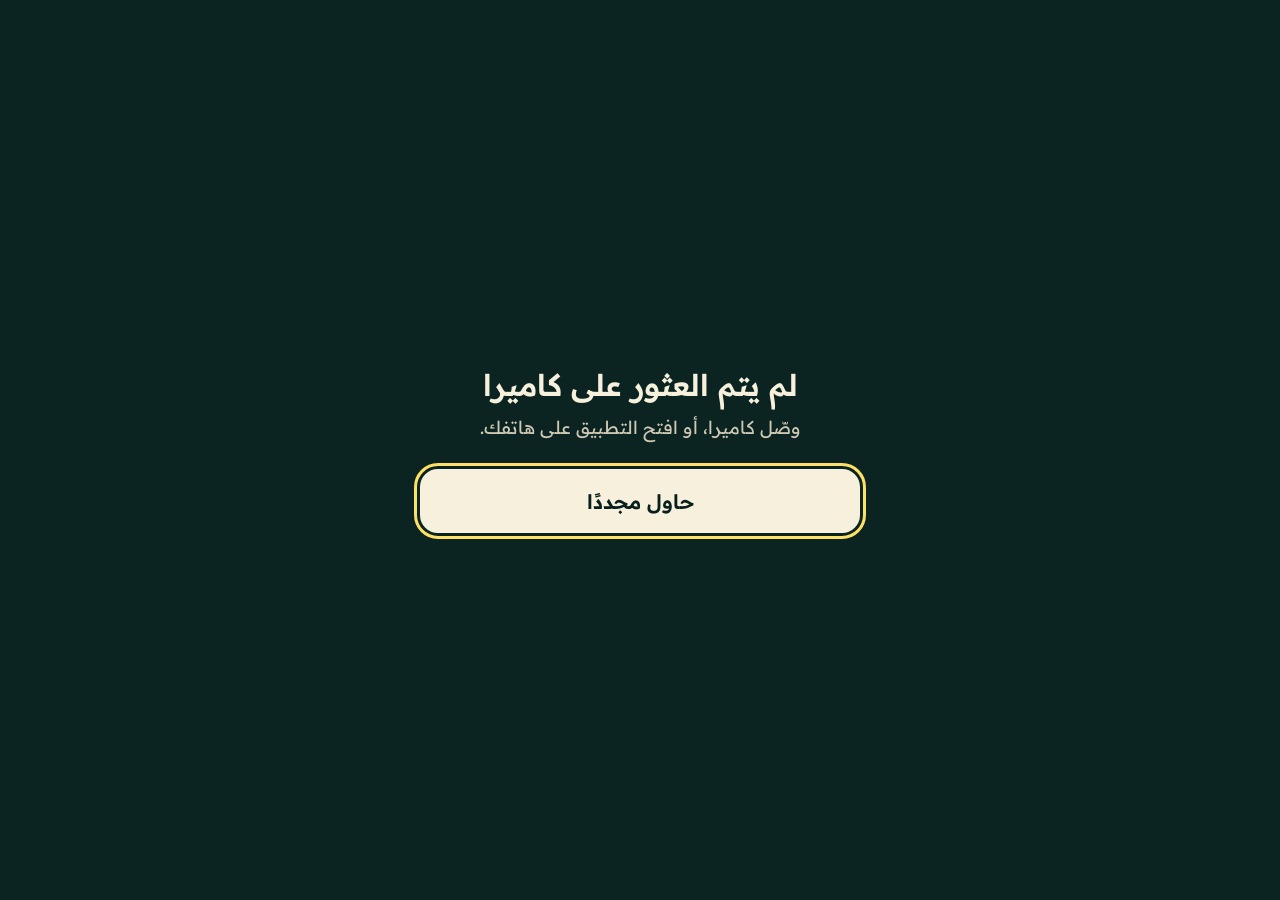
<file: addesh/index.html>
<!doctype html>
<html lang="ar" dir="rtl">
<head>
  <meta charset="utf-8">
  <meta name="viewport" content="width=device-width, initial-scale=1, viewport-fit=cover">
  <title>Addesh: banknote reader</title>
  <meta name="description" content="Point your phone at a Lebanese lira, US dollar or euro banknote and hear its value. Runs on your device and works offline.">
  <meta name="theme-color" content="#0B2421">
  <meta name="mobile-web-app-capable" content="yes">
  <meta name="apple-mobile-web-app-capable" content="yes">
  <meta name="apple-mobile-web-app-status-bar-style" content="black-translucent">
  <meta name="apple-mobile-web-app-title" content="Addesh">
  <link rel="manifest" href="manifest.webmanifest">
  <link rel="icon" href="icons/favicon.svg" type="image/svg+xml">
  <link rel="apple-touch-icon" href="icons/apple-touch-icon.png">
  <link rel="preload" href="fonts/readex-pro-latin.woff2" as="font" type="font/woff2" crossorigin>
  <link rel="preload" href="fonts/readex-pro-arabic.woff2" as="font" type="font/woff2" crossorigin>
  <link rel="stylesheet" href="css/base.css">
  <link rel="stylesheet" href="css/scanner.css">
  <script src="vendor/tf-4.22.0.min.js" defer></script>
  <script type="module" src="js/scanner.js"></script>
</head>
<body class="scanner">

  <!-- Camera view -->
  <main class="stage" id="stage">
    <video id="video" playsinline muted autoplay disablepictureinpicture></video>
    <div class="frame" id="frame" aria-hidden="true"><i></i><i></i><i></i><i></i></div>
    <button class="repeat-hit" id="repeat" type="button" data-i18n-aria="aRepeat"></button>

    <header class="topbar">
      <span class="mark" lang="ar" aria-hidden="true">قدّيش؟</span>
      <div class="tools">
        <button class="tool" id="btn-lang" type="button"><span id="lang-label">ع</span></button>
        <button class="tool" id="btn-voice" type="button" aria-pressed="true" data-i18n-aria="speak">
          <svg class="icon-on" viewBox="0 0 24 24" aria-hidden="true"><path d="M4 9.5h3.5L12 5.5v13l-4.5-4H4z" fill="currentColor"/><path d="M15.5 9a4 4 0 0 1 0 6M18 6.5a7.5 7.5 0 0 1 0 11" fill="none" stroke="currentColor" stroke-width="1.8" stroke-linecap="round"/></svg>
          <svg class="icon-off" viewBox="0 0 24 24" aria-hidden="true"><path d="M4 9.5h3.5L12 5.5v13l-4.5-4H4z" fill="currentColor"/><path d="M16 9.5l5 5M21 9.5l-5 5" fill="none" stroke="currentColor" stroke-width="1.8" stroke-linecap="round"/></svg>
        </button>
        <button class="tool" id="btn-torch" type="button" aria-pressed="false" data-i18n-aria="aTorch" hidden>
          <svg viewBox="0 0 24 24" aria-hidden="true"><path d="M13.5 2.5 6 13.5h5l-1.5 8 7.5-11h-5z" fill="none" stroke="currentColor" stroke-width="1.8" stroke-linejoin="round"/></svg>
        </button>
        <button class="tool" id="btn-camera" type="button" data-i18n-aria="aSwitchCam" hidden>
          <svg viewBox="0 0 24 24" aria-hidden="true"><path d="M4 8.5h3l1.5-2.5h7L17 8.5h3v10H4z" fill="none" stroke="currentColor" stroke-width="1.7" stroke-linejoin="round"/><path d="M9.2 13.4a2.9 2.9 0 0 1 5.3-1.3M14.8 14.6a2.9 2.9 0 0 1-5.3 1.3" fill="none" stroke="currentColor" stroke-width="1.6" stroke-linecap="round"/><path d="M14.9 10.4v1.9H13M9.1 17.6v-1.9H11" fill="none" stroke="currentColor" stroke-width="1.6" stroke-linecap="round" stroke-linejoin="round"/></svg>
        </button>
        <button class="tool" id="btn-settings" type="button" data-i18n-aria="aSettings">
          <svg viewBox="0 0 24 24" aria-hidden="true"><path d="M4 7h9M17 7h3M4 17h3M11 17h9" fill="none" stroke="currentColor" stroke-width="1.8" stroke-linecap="round"/><circle cx="15" cy="7" r="2.2" fill="none" stroke="currentColor" stroke-width="1.8"/><circle cx="9" cy="17" r="2.2" fill="none" stroke="currentColor" stroke-width="1.8"/></svg>
        </button>
      </div>
    </header>

    <aside class="bars" id="bars" hidden aria-hidden="true">
      <ol id="bars-list"></ol>
      <p id="bars-stats"></p>
    </aside>

    <section class="result" id="result" data-state="loading" aria-hidden="true">
      <svg class="ring" viewBox="0 0 100 100"><path class="ring-track" id="ring-track"/><path class="ring-fill" id="ring-fill"/></svg>
      <div class="result-text">
        <p class="message" id="message"></p>
        <p class="amount" id="amount" dir="ltr"></p>
        <p class="unit" id="unit"></p>
        <p class="hint" data-i18n="tapRepeat"></p>
      </div>
    </section>
    <p class="visually-hidden" id="announcer" aria-live="assertive" aria-atomic="true"></p>
  </main>

  <!-- Start screen: the whole screen is one button. Phones only allow sound after a tap. -->
  <section class="start" id="start" hidden>
    <svg class="medallion" id="medallion" viewBox="0 0 100 100" aria-hidden="true"></svg>
    <button class="start-hit" id="start-hit" type="button" aria-label="Tap anywhere to start. اضغط في أي مكان للبدء"></button>
    <div class="start-inner">
      <h1 class="wordmark"><span class="wordmark-ar" lang="ar" dir="rtl">قدّيش؟</span><span class="wordmark-en" lang="en">Addesh?</span></h1>
      <p class="tagline" data-i18n="tagline"></p>
      <p class="tap-cue" aria-hidden="true">
        <span lang="en" dir="ltr">Tap anywhere to start</span>
        <span lang="ar" dir="rtl">اضغط في أي مكان للبدء</span>
      </p>
      <p class="start-status" id="start-status" role="status"></p>
      <div class="start-links">
        <button class="link-btn" id="change-lang" type="button" data-i18n="changeLanguage" hidden></button>
        <a class="start-lab" href="lab.html" data-i18n="labLink"></a>
      </div>
    </div>
  </section>

  <!-- Language question: say "English" or "Arabic", or tap a half of the screen -->
  <section class="chooser" id="chooser" hidden>
    <button class="half half-en" id="choose-en" type="button" lang="en" dir="ltr">English<small>Say “English”</small></button>
    <p class="listening" id="listening" role="status" aria-live="off"></p>
    <button class="half half-ar" id="choose-ar" type="button" lang="ar" dir="rtl">العربية<small>قل «عربي»</small></button>
  </section>

  <!-- Shown when the camera or model can't start -->
  <section class="problem" id="problem" hidden>
    <div class="problem-inner" role="alert">
      <h2 id="problem-title"></h2>
      <p id="problem-text"></p>
      <div class="problem-actions">
        <button class="big-btn primary" id="problem-retry" type="button" data-i18n="tryAgain"></button>
        <button class="big-btn" id="problem-settings" type="button" data-i18n="openSettings"></button>
      </div>
    </div>
  </section>

  <dialog class="sheet" id="settings" aria-labelledby="settings-title">
    <form method="dialog" class="sheet-inner">
      <header class="sheet-head">
        <h2 id="settings-title" data-i18n="settingsTitle"></h2>
        <button class="tool" value="close" data-i18n-aria="close">
          <svg viewBox="0 0 24 24" aria-hidden="true"><path d="M6 6l12 12M18 6 6 18" fill="none" stroke="currentColor" stroke-width="1.9" stroke-linecap="round"/></svg>
        </button>
      </header>

      <fieldset>
        <legend data-i18n="sectionModel"></legend>
        <input type="hidden" id="model-url">
        <button type="button" id="load-link" hidden></button>
        <button type="button" id="use-builtin" hidden></button>
        <p class="model-status" id="model-status" role="status"></p>
      </fieldset>

      <fieldset>
        <legend data-i18n="sectionRecognition"></legend>
        <div class="slider">
          <label for="threshold" data-i18n="threshold"></label>
          <output id="threshold-out" for="threshold" dir="ltr"></output>
          <input type="range" id="threshold" min="50" max="99" step="1">
        </div>
        <div class="slider">
          <label for="hold" data-i18n="hold"></label>
          <output id="hold-out" for="hold" dir="ltr"></output>
          <input type="range" id="hold" min="300" max="2000" step="100">
        </div>
        <label class="toggle"><span data-i18n="mirror"></span><input type="checkbox" class="switch" id="opt-mirror"></label>
      </fieldset>

      <fieldset>
        <legend data-i18n="sectionFeedback"></legend>
        <label class="toggle"><span data-i18n="speak"></span><input type="checkbox" class="switch" id="opt-voice"></label>
        <label class="toggle"><span data-i18n="feedback"></span><input type="checkbox" class="switch" id="opt-feedback"></label>
        <label class="toggle"><span data-i18n="bars"></span><input type="checkbox" class="switch" id="opt-bars"></label>
      </fieldset>

      <a class="lab-link" href="lab.html" data-i18n="openLab"></a>
      <p class="privacy" data-i18n="privacy"></p>
    </form>
  </dialog>

  <div class="toast" id="toast" role="status" hidden></div>
</body>
</html>
</file>
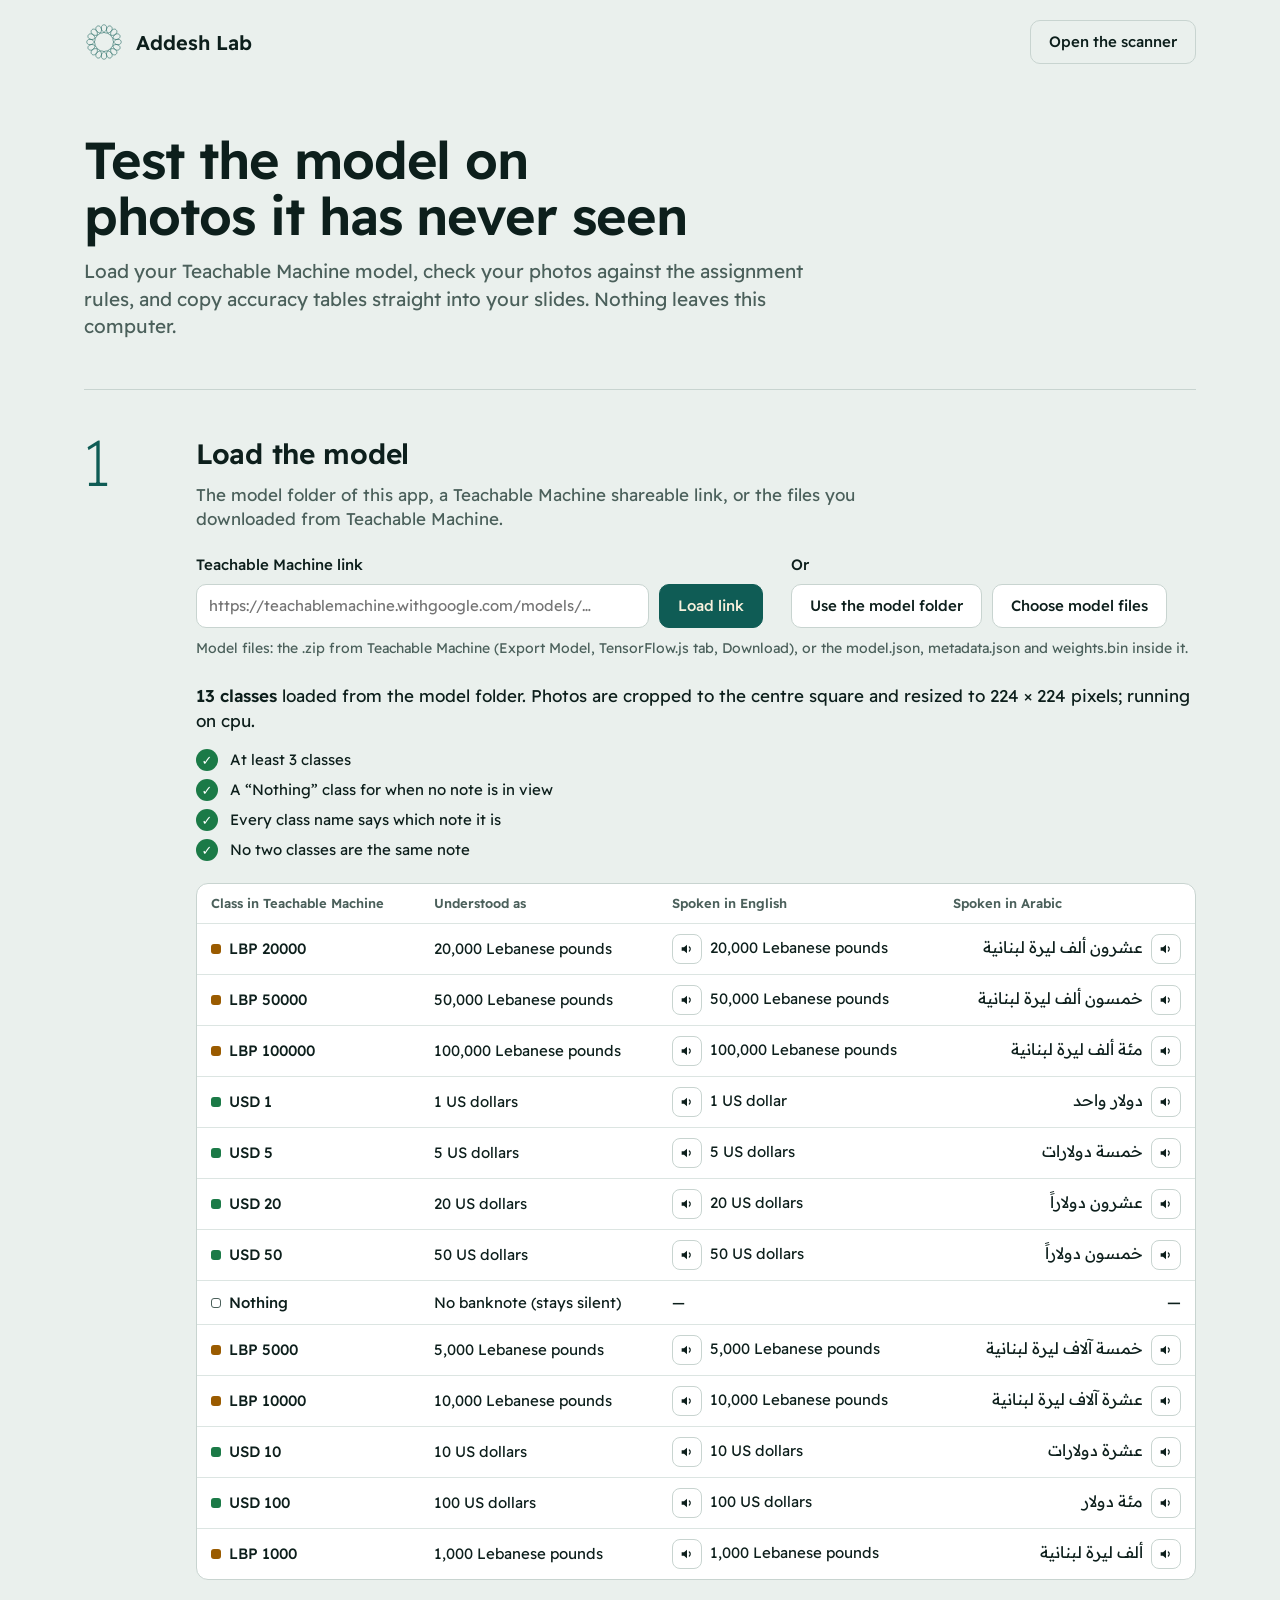
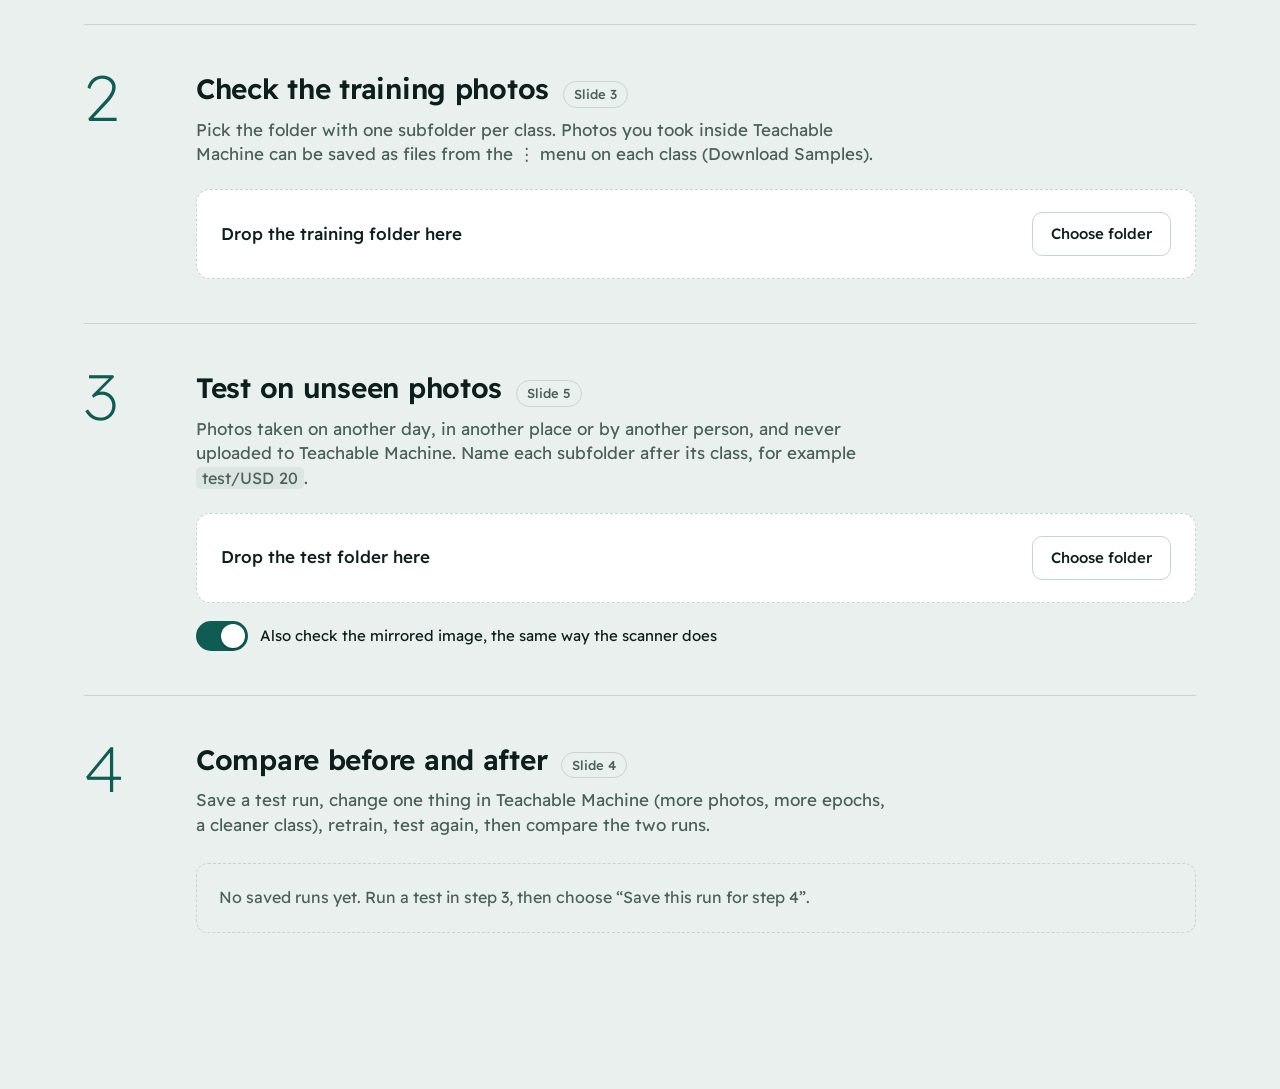
<file: addesh/lab.html>
<!doctype html>
<html lang="en" dir="ltr">
<head>
  <meta charset="utf-8">
  <meta name="viewport" content="width=device-width, initial-scale=1">
  <title>Addesh Lab: test the model</title>
  <meta name="description" content="Test the Addesh Teachable Machine model on unseen photos and get per-class accuracy tables.">
  <meta name="theme-color" content="#0B2421">
  <link rel="manifest" href="manifest.webmanifest">
  <link rel="icon" href="icons/favicon.svg" type="image/svg+xml">
  <link rel="apple-touch-icon" href="icons/apple-touch-icon.png">
  <link rel="preload" href="fonts/readex-pro-latin.woff2" as="font" type="font/woff2" crossorigin>
  <link rel="stylesheet" href="css/base.css">
  <link rel="stylesheet" href="css/lab.css">
  <script src="vendor/tf-4.22.0.min.js" defer></script>
  <script type="module" src="js/lab.js"></script>
</head>
<body class="lab">
  <header class="lab-top">
    <a class="brand" href="./">
      <svg class="brand-mark" id="brand-mark" viewBox="0 0 100 100" aria-hidden="true"></svg>
      <span>Addesh Lab</span>
    </a>
    <a class="btn ghost" href="./">Open the scanner</a>
  </header>

  <main class="lab-main">
    <section class="intro">
      <h1>Test the model on photos it has never seen</h1>
      <p>Load your Teachable Machine model, check your photos against the assignment rules, and copy accuracy tables straight into your slides. Nothing leaves this computer.</p>
    </section>

    <section class="step" aria-labelledby="h-model">
      <div class="step-num" aria-hidden="true">1</div>
      <div class="step-body">
        <h2 id="h-model">Load the model</h2>
        <p class="lead">The model folder of this app, a Teachable Machine shareable link, or the files you downloaded from Teachable Machine.</p>
        <div class="source-grid">
          <div class="field">
            <label for="lab-url">Teachable Machine link</label>
            <div class="inline">
              <input id="lab-url" type="url" dir="ltr" autocomplete="off" spellcheck="false" placeholder="https://teachablemachine.withgoogle.com/models/…">
              <button class="btn primary" id="lab-load-url" type="button">Load link</button>
            </div>
          </div>
          <div class="field">
            <span class="field-label">Or</span>
            <div class="inline wrap">
              <button class="btn" id="lab-load-builtin" type="button">Use the model folder</button>
              <label class="btn file-btn">Choose model files<input type="file" id="lab-files" accept=".zip,.json,.bin" multiple></label>
            </div>
          </div>
        </div>
        <p class="hint">Model files: the .zip from Teachable Machine (Export Model, TensorFlow.js tab, Download), or the model.json, metadata.json and weights.bin inside it.</p>
        <div class="out" id="model-out" aria-live="polite"></div>
      </div>
    </section>

    <section class="step" aria-labelledby="h-train">
      <div class="step-num" aria-hidden="true">2</div>
      <div class="step-body">
        <h2 id="h-train">Check the training photos <span class="slide-tag">Slide 3</span></h2>
        <p class="lead">Pick the folder with one subfolder per class. Photos you took inside Teachable Machine can be saved as files from the ⋮ menu on each class (Download Samples).</p>
        <div class="drop" id="train-drop">
          <p>Drop the training folder here</p>
          <label class="btn file-btn">Choose folder<input type="file" id="train-input" webkitdirectory multiple></label>
        </div>
        <div class="out" id="train-out" aria-live="polite"></div>
      </div>
    </section>

    <section class="step" aria-labelledby="h-test">
      <div class="step-num" aria-hidden="true">3</div>
      <div class="step-body">
        <h2 id="h-test">Test on unseen photos <span class="slide-tag">Slide 5</span></h2>
        <p class="lead">Photos taken on another day, in another place or by another person, and never uploaded to Teachable Machine. Name each subfolder after its class, for example <code>test/USD 20</code>.</p>
        <div class="drop" id="test-drop">
          <p>Drop the test folder here</p>
          <label class="btn file-btn">Choose folder<input type="file" id="test-input" webkitdirectory multiple></label>
        </div>
        <label class="toggle-line">
          <input type="checkbox" class="switch" id="lab-mirror" checked>
          <span>Also check the mirrored image, the same way the scanner does</span>
        </label>
        <div class="out" id="test-out" aria-live="polite"></div>
      </div>
    </section>

    <section class="step" aria-labelledby="h-compare">
      <div class="step-num" aria-hidden="true">4</div>
      <div class="step-body">
        <h2 id="h-compare">Compare before and after <span class="slide-tag">Slide 4</span></h2>
        <p class="lead">Save a test run, change one thing in Teachable Machine (more photos, more epochs, a cleaner class), retrain, test again, then compare the two runs.</p>
        <div class="out" id="compare-out"></div>
      </div>
    </section>
  </main>

  <dialog class="viewer" id="viewer" aria-label="Prediction">
    <div class="slide" id="slide"></div>
    <div class="viewer-bar">
      <span class="hint">Screenshot this card for your slides (Windows: Win + Shift + S)</span>
      <div class="inline">
        <button class="btn" id="v-prev" type="button" aria-label="Previous photo">Previous</button>
        <button class="btn" id="v-next" type="button" aria-label="Next photo">Next</button>
        <button class="btn primary" id="v-close" type="button">Close</button>
      </div>
    </div>
  </dialog>

  <div class="toast" id="toast" role="status" hidden></div>
</body>
</html>
</file>
<file: addesh/css/base.css>
/* Addesh shared foundation: fonts, colour tokens, resets, controls. */

/* Readex Pro: Lexend's readability-first design extended to Arabic. Self-hosted so it works offline. */
@font-face {
  font-family: 'Readex Pro';
  font-style: normal;
  font-display: swap;
  font-weight: 160 700;
  src: url('../fonts/readex-pro-arabic.woff2') format('woff2-variations'), url('../fonts/readex-pro-arabic.woff2') format('woff2');
  unicode-range: U+0600-06FF, U+0750-077F, U+0870-088E, U+0890-0891, U+0897-08E1, U+08E3-08FF, U+200C-200E, U+2010-2011, U+204F, U+2E41, U+FB50-FDFF, U+FE70-FE74, U+FE76-FEFC;
}
@font-face {
  font-family: 'Readex Pro';
  font-style: normal;
  font-display: swap;
  font-weight: 160 700;
  src: url('../fonts/readex-pro-latin.woff2') format('woff2-variations'), url('../fonts/readex-pro-latin.woff2') format('woff2');
  unicode-range: U+0000-00FF, U+0131, U+0152-0153, U+02BB-02BC, U+02C6, U+02DA, U+02DC, U+0304, U+0308, U+0329, U+2000-206F, U+20AC, U+2122, U+2191, U+2193, U+2212, U+2215, U+FEFF, U+FFFD;
}

:root {
  /* Intaglio: the deep ink of engraved banknotes */
  --ink-950: #061513;
  --ink-900: #08201D;
  --ink-800: #0B2421;
  --ink-700: #12332F;
  --ink-600: #1C4842;
  --ink-500: #2C625A;
  /* Watermark paper */
  --paper: #F7F0DC;
  --paper-dim: #CFC8B4;
  /* One accent per currency (all above 7:1 on --ink-800) */
  --lbp: #FFB547;
  --usd: #6FE0A0;
  --eur: #8FB5FF;
  --focus: #FFE066;
  --alert: #FF9B8A;

  --font: 'Readex Pro', 'Segoe UI', Tahoma, system-ui, sans-serif;
  --ease-out: cubic-bezier(.2, .8, .2, 1);
}

*,
*::before,
*::after {
  box-sizing: border-box;
}

html {
  -webkit-text-size-adjust: 100%;
  text-size-adjust: 100%;
}

body {
  margin: 0;
  font-family: var(--font);
  font-weight: 400;
  line-height: 1.45;
  -webkit-font-smoothing: antialiased;
}

img,
svg,
video,
canvas {
  display: block;
  max-width: 100%;
}

button,
input,
select,
textarea {
  font: inherit;
  color: inherit;
}

button {
  cursor: pointer;
}

[hidden] {
  display: none !important;
}

:focus-visible {
  outline: 3px solid var(--focus);
  outline-offset: 3px;
}

.visually-hidden {
  position: absolute !important;
  width: 1px;
  height: 1px;
  padding: 0;
  margin: -1px;
  overflow: hidden;
  clip: rect(0 0 0 0);
  white-space: nowrap;
  border: 0;
}

/* Switch-style checkbox */
.switch {
  appearance: none;
  -webkit-appearance: none;
  flex: none;
  position: relative;
  width: 52px;
  height: 30px;
  margin: 0;
  border-radius: 999px;
  background: var(--switch-off, #3A5A55);
  cursor: pointer;
  transition: background-color .2s var(--ease-out);
}
.switch::after {
  content: '';
  position: absolute;
  top: 3px;
  inset-inline-start: 3px;
  width: 24px;
  height: 24px;
  border-radius: 50%;
  background: #fff;
  box-shadow: 0 1px 2px rgb(0 0 0 / .35);
  transition: transform .2s var(--ease-out);
}
.switch:checked {
  background: var(--switch-on, #2E9E6E);
}
.switch:checked::after {
  transform: translateX(22px);
}
[dir='rtl'] .switch:checked::after {
  transform: translateX(-22px);
}

@media (prefers-reduced-motion: reduce) {
  *,
  *::before,
  *::after {
    animation-duration: .001ms !important;
    animation-iteration-count: 1 !important;
    transition-duration: .001ms !important;
  }
}
</file>
<file: addesh/css/scanner.css>
/* Scanner: the camera screen a blind or low-vision person uses. */

body.scanner {
  background: var(--ink-800);
  color: var(--paper);
  min-height: 100dvh;
  overflow: hidden;
  overscroll-behavior: none;
  -webkit-tap-highlight-color: transparent;
}

/* ---------- camera stage ---------- */

.stage {
  position: fixed;
  inset: 0;
  overflow: hidden;
  background: var(--ink-950);
}

.stage video {
  position: absolute;
  inset: 0;
  width: 100%;
  height: 100%;
  max-width: none;
  object-fit: cover;
}

.stage.mirrored video {
  transform: scaleX(-1);
}

/* The square the model actually looks at, with registration marks like a print sheet. */
.frame {
  position: absolute;
  left: 50%;
  top: 50%;
  width: 70vmin;
  height: 70vmin;
  transform: translate(-50%, -50%);
  border-radius: 20px;
  box-shadow: 0 0 0 200vmax rgb(6 21 19 / .5);
  pointer-events: none;
  z-index: 1;
}

.frame i {
  position: absolute;
  width: 34px;
  height: 34px;
  border: 0 solid var(--paper);
}
.frame i:nth-child(1) { top: -2px; left: -2px; border-top-width: 4px; border-left-width: 4px; border-top-left-radius: 20px; }
.frame i:nth-child(2) { top: -2px; right: -2px; border-top-width: 4px; border-right-width: 4px; border-top-right-radius: 20px; }
.frame i:nth-child(3) { bottom: -2px; left: -2px; border-bottom-width: 4px; border-left-width: 4px; border-bottom-left-radius: 20px; }
.frame i:nth-child(4) { bottom: -2px; right: -2px; border-bottom-width: 4px; border-right-width: 4px; border-bottom-right-radius: 20px; }

.stage {
  --accent: var(--paper);
}
.stage[data-currency='LBP'] { --accent: var(--lbp); }
.stage[data-currency='USD'] { --accent: var(--usd); }
.stage[data-currency='EUR'] { --accent: var(--eur); }

.stage[data-state='confirmed'] .frame i {
  border-color: var(--accent);
  transition: border-color .2s var(--ease-out);
}

/* Tapping anywhere repeats the last result. */
.repeat-hit {
  position: absolute;
  inset: 0;
  z-index: 2;
  border: 0;
  background: transparent;
  cursor: pointer;
}
.repeat-hit:focus-visible {
  outline-offset: -8px;
}

/* ---------- top bar ---------- */

.topbar {
  position: absolute;
  top: 0;
  inset-inline: 0;
  z-index: 4;
  display: flex;
  align-items: center;
  justify-content: space-between;
  gap: 12px;
  padding: calc(10px + env(safe-area-inset-top)) 12px 18px;
  background: linear-gradient(to bottom, rgb(6 21 19 / .82), rgb(6 21 19 / 0));
  pointer-events: none;
}

.topbar > * {
  pointer-events: auto;
}

.mark {
  font-size: 24px;
  font-weight: 700;
  letter-spacing: 0;
  text-shadow: 0 1px 8px rgb(0 0 0 / .4);
}

.tools {
  display: flex;
  gap: 8px;
}

.tool {
  display: grid;
  place-items: center;
  width: 48px;
  height: 48px;
  padding: 0;
  border: 1px solid rgb(247 240 220 / .2);
  border-radius: 14px;
  background: rgb(8 32 29 / .72);
  color: var(--paper);
  backdrop-filter: blur(8px);
  -webkit-backdrop-filter: blur(8px);
}

.tool svg {
  width: 24px;
  height: 24px;
}

.tool:active {
  transform: scale(.96);
}

#lang-label {
  font-size: 18px;
  font-weight: 600;
  line-height: 1;
}

#btn-voice[aria-pressed='true'] .icon-off,
#btn-voice[aria-pressed='false'] .icon-on {
  display: none;
}

#btn-voice[aria-pressed='false'] {
  color: var(--alert);
}

#btn-torch[aria-pressed='true'] {
  background: var(--paper);
  color: var(--ink-900);
}

/* ---------- result card ---------- */

.result {
  position: absolute;
  inset-inline: 12px;
  bottom: calc(12px + env(safe-area-inset-bottom));
  z-index: 3;
  display: grid;
  grid-template-columns: 76px 1fr;
  align-items: center;
  gap: 18px;
  max-width: 600px;
  margin-inline: auto;
  min-height: 132px;
  padding: 20px 22px;
  border: 1px solid rgb(247 240 220 / .14);
  border-radius: 26px;
  background: rgb(8 32 29 / .9);
  backdrop-filter: blur(14px);
  -webkit-backdrop-filter: blur(14px);
  pointer-events: none;
}

.ring {
  width: 76px;
  height: 76px;
  overflow: visible;
}

.ring-track {
  fill: none;
  stroke: var(--paper);
  stroke-width: .7;
  opacity: .16;
}

.ring-fill {
  fill: none;
  stroke: var(--accent);
  stroke-width: 1.15;
  stroke-linecap: round;
  transition: stroke-dashoffset .14s linear;
}

.result[data-state='loading'] .ring {
  animation: turn 6s linear infinite;
}

@keyframes turn {
  to { transform: rotate(360deg); }
}

.result-text {
  min-width: 0;
}

.result-text p {
  margin: 0;
}

.message {
  font-size: 22px;
  font-weight: 500;
  line-height: 1.25;
  text-wrap: balance;
}

.amount {
  font-size: clamp(52px, 17vw, 104px);
  font-weight: 700;
  line-height: .95;
  letter-spacing: -0.025em;
  font-variant-numeric: lining-nums tabular-nums;
  overflow-wrap: anywhere;
  text-align: start;
}

[dir='rtl'] .amount {
  text-align: right;
}

.amount.long {
  font-size: clamp(30px, 9vw, 56px);
  letter-spacing: 0;
}

.unit {
  margin-top: 6px !important;
  font-size: 21px;
  font-weight: 500;
  color: var(--accent);
}

.hint {
  margin-top: 8px !important;
  font-size: 15px;
  color: var(--paper-dim);
}

/* State visibility */
.result .amount,
.result .unit,
.result .hint {
  display: none;
}

.result[data-state='candidate'] .amount,
.result[data-state='candidate'] .unit {
  display: block;
  opacity: .42;
}

.result[data-state='candidate'] .message {
  font-size: 18px;
  color: var(--paper-dim);
}

.result[data-state='confirmed'] .message {
  display: none;
}

.result[data-state='confirmed'] .amount,
.result[data-state='confirmed'] .unit,
.result[data-state='confirmed'] .hint {
  display: block;
}

.result.pop .amount {
  animation: pop .38s var(--ease-out);
}

@keyframes pop {
  from { transform: scale(.94); opacity: .5; }
  to { transform: none; opacity: 1; }
}

/* ---------- live confidence (for demos) ---------- */

.bars {
  position: absolute;
  top: calc(78px + env(safe-area-inset-top));
  inset-inline-end: 12px;
  z-index: 3;
  width: min(300px, calc(100% - 24px));
  padding: 12px 14px 10px;
  border-radius: 16px;
  background: rgb(6 21 19 / .84);
  font-size: 13px;
  pointer-events: none;
}

.bars ol {
  display: grid;
  gap: 7px;
  margin: 0;
  padding: 0;
  list-style: none;
}

.bars li {
  display: grid;
  grid-template-columns: 74px 1fr 42px;
  align-items: center;
  gap: 8px;
}

.bars .name {
  overflow: hidden;
  text-overflow: ellipsis;
  white-space: nowrap;
}

.bars .bar {
  height: 8px;
  border-radius: 4px;
  background: rgb(247 240 220 / .12);
  overflow: hidden;
}

.bars .bar b {
  display: block;
  height: 100%;
  border-radius: 4px;
  background: var(--c, var(--paper));
  transition: width .12s linear;
}

.bars .pct {
  text-align: end;
  font-variant-numeric: tabular-nums;
}

.bars p {
  margin: 9px 0 0;
  color: var(--paper-dim);
  font-size: 12px;
}

/* ---------- start screen ---------- */

.start,
.problem {
  position: fixed;
  inset: 0;
  z-index: 10;
  display: grid;
  grid-template-columns: minmax(0, 1fr);
  place-items: center;
  padding: calc(24px + env(safe-area-inset-top)) 22px calc(24px + env(safe-area-inset-bottom));
  overflow: auto;
  background: var(--ink-800);
}

.medallion {
  position: absolute;
  left: 50%;
  top: 34%;
  width: min(130vmin, 820px);
  max-width: none;
  transform: translate(-50%, -50%);
  pointer-events: none;
}

.medallion path {
  fill: none;
  stroke: #2F6B62;
  stroke-width: .16;
  transform-origin: 50px 50px;
  animation: turn 180s linear infinite;
}

.medallion path:nth-child(2) {
  stroke: #3B7D73;
  animation-direction: reverse;
  animation-duration: 140s;
}

.medallion path:nth-child(3) {
  stroke: #4E8F84;
  animation-duration: 100s;
}

.start-inner,
.problem-inner {
  position: relative;
  width: min(100%, 440px);
  text-align: center;
}

.wordmark {
  display: grid;
  gap: 4px;
  margin: 0 0 18px;
  font-weight: 700;
  line-height: 1;
}

.wordmark-ar {
  font-size: clamp(76px, 25vw, 168px);
  letter-spacing: 0;
  text-shadow: 0 0 40px rgb(11 36 33 / .9);
}

.wordmark-en {
  font-size: 26px;
  font-weight: 300;
  letter-spacing: .04em;
  color: var(--paper-dim);
}

.tagline {
  max-width: 30ch;
  margin: 0 auto 30px;
  font-size: 19px;
  line-height: 1.4;
  text-wrap: balance;
}

.start-actions,
.problem-actions {
  display: grid;
  gap: 12px;
}

.big-btn {
  min-height: 64px;
  padding: 10px 20px;
  border: 2px solid rgb(247 240 220 / .55);
  border-radius: 18px;
  background: transparent;
  color: var(--paper);
  font-size: 20px;
  font-weight: 600;
}

.big-btn.primary {
  border-color: var(--paper);
  background: var(--paper);
  color: var(--ink-900);
}

.big-btn:active {
  transform: scale(.985);
}

.start-status {
  min-height: 1.5em;
  margin: 18px 0 6px;
  font-size: 15px;
  color: var(--paper-dim);
}

.start-lab,
.lab-link {
  color: var(--paper-dim);
  font-size: 15px;
  text-underline-offset: 3px;
}

/* ---------- problem screen ---------- */

.problem {
  z-index: 11;
}

.problem-inner h2 {
  margin: 0 0 12px;
  font-size: 30px;
  font-weight: 600;
  line-height: 1.2;
}

.problem-inner p {
  margin: 0 0 28px;
  font-size: 18px;
  color: var(--paper-dim);
  overflow-wrap: anywhere;
}

/* ---------- settings sheet ---------- */

.sheet {
  width: min(100%, 560px);
  max-width: 100%;
  max-height: min(90dvh, 860px);
  margin: auto auto 0;
  padding: 0;
  border: 1px solid var(--ink-600);
  border-bottom: 0;
  border-radius: 26px 26px 0 0;
  background: var(--ink-800);
  color: var(--paper);
}

.sheet::backdrop {
  background: rgb(3 10 9 / .62);
}

.sheet[open] {
  animation: rise .26s var(--ease-out);
}

@keyframes rise {
  from { transform: translateY(24px); opacity: 0; }
}

@media (min-width: 700px) {
  .sheet {
    margin: auto;
    border-bottom: 1px solid var(--ink-600);
    border-radius: 26px;
  }
}

.sheet-inner {
  display: grid;
  gap: 26px;
  padding: 0 22px calc(24px + env(safe-area-inset-bottom));
}

.sheet-head {
  position: sticky;
  top: 0;
  z-index: 1;
  display: flex;
  align-items: center;
  justify-content: space-between;
  padding: 18px 0 8px;
  background: var(--ink-800);
}

.sheet-head h2 {
  margin: 0;
  font-size: 26px;
  font-weight: 600;
}

.sheet fieldset {
  display: grid;
  gap: 12px;
  min-width: 0;
  margin: 0;
  padding: 0;
  border: 0;
}

.sheet legend {
  margin-bottom: 4px;
  padding: 0;
  font-size: 15px;
  font-weight: 600;
  color: var(--paper-dim);
}

.field-label {
  font-size: 17px;
}

.sheet input[type='url'] {
  width: 100%;
  height: 52px;
  padding: 0 14px;
  border: 1px solid var(--ink-500);
  border-radius: 12px;
  background: var(--ink-950);
  font-size: 16px;
}

.sheet input[type='url']::placeholder {
  color: #6F8D87;
}

.row-buttons {
  display: flex;
  flex-wrap: wrap;
  gap: 10px;
}

.pill {
  min-height: 48px;
  padding: 0 18px;
  border: 1px solid var(--paper);
  border-radius: 12px;
  background: var(--paper);
  color: var(--ink-900);
  font-size: 16px;
  font-weight: 600;
}

.pill.ghost {
  border-color: rgb(247 240 220 / .38);
  background: transparent;
  color: var(--paper);
}

.model-status {
  margin: 0;
  font-size: 14px;
  color: var(--paper-dim);
  overflow-wrap: anywhere;
}

.model-status.error {
  color: var(--alert);
}

.toggle {
  display: flex;
  align-items: center;
  justify-content: space-between;
  gap: 16px;
  min-height: 48px;
  font-size: 17px;
  cursor: pointer;
}

.slider {
  display: grid;
  grid-template-columns: 1fr auto;
  gap: 4px 12px;
  font-size: 17px;
}

.slider output {
  font-variant-numeric: tabular-nums;
  font-weight: 600;
}

.slider input {
  grid-column: 1 / -1;
  width: 100%;
  height: 32px;
  margin: 0;
  accent-color: var(--focus);
}

.privacy {
  margin: 0;
  font-size: 14px;
  color: var(--paper-dim);
}

/* ---------- toast ---------- */

.toast {
  position: fixed;
  top: calc(72px + env(safe-area-inset-top));
  left: 50%;
  z-index: 30;
  width: max-content;
  max-width: calc(100% - 32px);
  padding: 12px 16px;
  border-radius: 14px;
  background: var(--paper);
  color: var(--ink-900);
  font-size: 15px;
  font-weight: 500;
  transform: translateX(-50%);
  box-shadow: 0 8px 30px rgb(0 0 0 / .35);
}

@media (min-width: 900px) {
  .result {
    inset-inline: 24px;
    bottom: 24px;
  }
}

@media (prefers-reduced-motion: reduce) {
  .medallion path,
  .result[data-state='loading'] .ring {
    animation: none;
  }
}

/* ---------- tap-anywhere start ---------- */

.start-hit {
  position: absolute;
  inset: 0;
  z-index: 1;
  border: 0;
  background: transparent;
  cursor: pointer;
}

.start-hit:focus-visible {
  outline-offset: -10px;
}

.start-inner {
  pointer-events: none;
}

.start-links {
  position: relative;
  z-index: 2;
  display: flex;
  flex-wrap: wrap;
  justify-content: center;
  gap: 10px 22px;
  pointer-events: auto;
}

.tap-cue {
  display: grid;
  gap: 6px;
  margin: 8px auto 0;
  padding: 18px 20px;
  border: 2px solid var(--paper);
  border-radius: 20px;
  font-size: 22px;
  font-weight: 600;
  line-height: 1.3;
  animation: breathe 2.4s ease-in-out infinite;
}

@keyframes breathe {
  50% { border-color: rgb(247 240 220 / .35); }
}

.link-btn {
  padding: 4px 0;
  border: 0;
  background: none;
  color: var(--paper-dim);
  font-size: 15px;
  text-decoration: underline;
  text-underline-offset: 3px;
}

/* ---------- language question: two halves ---------- */

.chooser {
  position: fixed;
  inset: 0;
  z-index: 12;
  display: grid;
  grid-template-rows: 1fr auto 1fr;
  background: var(--ink-800);
}

.half {
  display: grid;
  place-content: center;
  gap: 10px;
  width: 100%;
  padding: 24px max(16px, env(safe-area-inset-left, 0px));
  border: 0;
  font-size: clamp(44px, 14vw, 76px);
  font-weight: 700;
  line-height: 1.05;
}

.half small {
  font-size: 20px;
  font-weight: 500;
}

.half-en {
  padding-top: calc(24px + env(safe-area-inset-top, 0px));
  background: var(--paper);
  color: var(--ink-900);
}

.half-ar {
  padding-bottom: calc(24px + env(safe-area-inset-bottom, 0px));
  background: var(--ink-700);
  color: var(--paper);
}

.half:active {
  filter: brightness(.92);
}

.listening {
  min-height: 52px;
  margin: 0;
  padding: 14px 16px;
  text-align: center;
  font-size: 18px;
  font-weight: 500;
  color: var(--focus);
}

@media (prefers-reduced-motion: reduce) {
  .tap-cue { animation: none; }
}

/* The whole screen is the button: no text selection or "save image" menu on long press. */
.repeat-hit {
  -webkit-touch-callout: none;
  -webkit-user-select: none;
  user-select: none;
  touch-action: manipulation;
}
</file>
<file: addesh/css/lab.css>
/* Model Lab: a report-style workspace for testing the model and preparing slides. */

body.lab {
  --bg: #EAF0ED;
  --sheet: #FFFFFF;
  --text: #0D1F1C;
  --muted: #4B605B;
  --rule: #C8D4D0;
  --rule-soft: #DCE5E2;
  --primary: #0F5C55;
  --primary-text: #F7F0DC;
  --good: #1B7A47;
  --bad: #B42318;
  --warn: #9A5B00;
  --lbp-ink: #9A5B00;
  --usd-ink: #1B7A47;
  --eur-ink: #2D55B5;
  --cell: 15 92 85;
  --cell-bad: 180 35 24;
  --switch-off: #9FB2AD;
  --switch-on: #0F5C55;
  background: var(--bg);
  color: var(--text);
  font-size: 16px;
}

@media (prefers-color-scheme: dark) {
  body.lab {
    --bg: #071816;
    --sheet: #0D2522;
    --text: #EEF3EF;
    --muted: #9DB3AD;
    --rule: #24443F;
    --rule-soft: #1A3632;
    --primary: #F7F0DC;
    --primary-text: #0B2421;
    --good: #6FE0A0;
    --bad: #FF9B8A;
    --warn: #FFB547;
    --lbp-ink: #FFB547;
    --usd-ink: #6FE0A0;
    --eur-ink: #8FB5FF;
    --cell: 111 224 160;
    --cell-bad: 255 155 138;
    --switch-off: #3A5A55;
    --switch-on: #2E9E6E;
  }
}

/* ---------- header ---------- */

.lab-top {
  display: flex;
  align-items: center;
  justify-content: space-between;
  gap: 16px;
  max-width: 1160px;
  margin: 0 auto;
  padding: 20px 24px;
}

.brand {
  display: inline-flex;
  align-items: center;
  gap: 12px;
  color: inherit;
  font-size: 20px;
  font-weight: 600;
  text-decoration: none;
}

.brand-mark {
  width: 40px;
  height: 40px;
}

.brand-mark path {
  fill: none;
  stroke: var(--primary);
  stroke-width: 1.4;
}

.lab-main {
  max-width: 1160px;
  margin: 0 auto;
  padding: 8px 24px 96px;
}

.intro {
  max-width: 760px;
  padding: 40px 0 48px;
}

.intro h1 {
  margin: 0 0 14px;
  font-size: clamp(34px, 5vw, 52px);
  font-weight: 600;
  line-height: 1.08;
  letter-spacing: -0.02em;
  text-wrap: balance;
}

.intro p {
  max-width: 62ch;
  margin: 0;
  font-size: 19px;
  color: var(--muted);
}

/* ---------- steps ---------- */

.step {
  display: grid;
  grid-template-columns: 88px minmax(0, 1fr);
  gap: 8px 24px;
  padding: 44px 0;
  border-top: 1px solid var(--rule);
}

.step-num {
  font-size: 64px;
  font-weight: 200;
  line-height: .9;
  color: var(--primary);
  font-variant-numeric: lining-nums;
}

.step h2 {
  display: flex;
  flex-wrap: wrap;
  align-items: baseline;
  gap: 6px 14px;
  margin: 0 0 8px;
  font-size: 28px;
  font-weight: 600;
  letter-spacing: -0.01em;
}

.slide-tag {
  padding: 3px 10px;
  border: 1px solid var(--rule);
  border-radius: 999px;
  font-size: 13px;
  font-weight: 500;
  color: var(--muted);
  letter-spacing: 0;
}

.lead {
  max-width: 70ch;
  margin: 0 0 22px;
  color: var(--muted);
  font-size: 17px;
}

.lead code,
.hint code {
  padding: 1px 6px;
  border-radius: 5px;
  background: var(--rule-soft);
  font-family: inherit;
  font-size: .95em;
}

.hint {
  margin: 10px 0 0;
  font-size: 14px;
  color: var(--muted);
}

.out:empty {
  display: none;
}

.out {
  margin-top: 26px;
}

/* ---------- controls ---------- */

.btn {
  display: inline-flex;
  align-items: center;
  justify-content: center;
  gap: 8px;
  min-height: 44px;
  padding: 0 18px;
  border: 1px solid var(--rule);
  border-radius: 10px;
  background: var(--sheet);
  color: var(--text);
  font-size: 15px;
  font-weight: 500;
  text-decoration: none;
  white-space: nowrap;
  cursor: pointer;
}

.btn:hover {
  border-color: var(--muted);
}

.btn.primary {
  border-color: var(--primary);
  background: var(--primary);
  color: var(--primary-text);
}

.btn.ghost {
  background: transparent;
}

.btn.small {
  min-height: 34px;
  padding: 0 12px;
  font-size: 14px;
}

.btn:disabled {
  opacity: .45;
  cursor: not-allowed;
}

.file-btn {
  position: relative;
}

.file-btn input {
  position: absolute;
  width: 1px;
  height: 1px;
  opacity: 0;
  pointer-events: none;
}

.file-btn:focus-within {
  outline: 3px solid var(--focus);
  outline-offset: 3px;
}

.inline {
  display: flex;
  align-items: center;
  gap: 10px;
}

.inline.wrap {
  flex-wrap: wrap;
}

.source-grid {
  display: grid;
  grid-template-columns: minmax(0, 1.4fr) minmax(0, 1fr);
  gap: 20px 28px;
  align-items: end;
}

.field {
  display: grid;
  gap: 8px;
  min-width: 0;
}

.field label,
.field-label {
  font-size: 15px;
  font-weight: 500;
}

.field input[type='url'],
.field input[type='text'],
.field input[type='number'] {
  width: 100%;
  min-width: 0;
  height: 44px;
  padding: 0 12px;
  border: 1px solid var(--rule);
  border-radius: 10px;
  background: var(--sheet);
  font-size: 15px;
}

.inline input[type='url'] {
  flex: 1;
}

.toggle-line {
  display: flex;
  align-items: center;
  gap: 12px;
  margin-top: 18px;
  font-size: 15px;
  cursor: pointer;
}

/* Drop zone for folders */
.drop {
  display: flex;
  flex-wrap: wrap;
  align-items: center;
  justify-content: space-between;
  gap: 14px 20px;
  padding: 22px 24px;
  border: 1.5px dashed var(--rule);
  border-radius: 14px;
  background: var(--sheet);
  transition: border-color .15s, background-color .15s;
}

.drop p {
  margin: 0;
  font-size: 17px;
  font-weight: 500;
}

.drop.over {
  border-color: var(--primary);
  background: color-mix(in srgb, var(--primary) 8%, var(--sheet));
}

/* ---------- report blocks ---------- */

.summary {
  margin: 0 0 16px;
  font-size: 17px;
}

.summary strong {
  font-weight: 600;
}

.checks {
  display: grid;
  gap: 8px;
  margin: 0 0 22px;
  padding: 0;
  list-style: none;
}

.checks li {
  display: grid;
  grid-template-columns: 24px 1fr;
  gap: 10px;
  align-items: start;
  font-size: 15px;
}

.checks .mark {
  display: grid;
  place-items: center;
  width: 22px;
  height: 22px;
  border-radius: 50%;
  font-size: 13px;
  font-weight: 700;
  color: #fff;
}

.checks .ok .mark { background: var(--good); }
.checks .fail .mark { background: var(--bad); }
.checks .warn .mark { background: var(--warn); }
.checks .detail { display: block; color: var(--muted); font-size: 14px; }

@media (prefers-color-scheme: dark) {
  .checks .mark { color: #0B2421; }
}

.table-wrap {
  overflow-x: auto;
  border: 1px solid var(--rule);
  border-radius: 12px;
  background: var(--sheet);
}

table.data {
  width: 100%;
  border-collapse: collapse;
  font-size: 15px;
}

table.data th,
table.data td {
  padding: 10px 14px;
  border-bottom: 1px solid var(--rule-soft);
  text-align: start;
  vertical-align: middle;
}

table.data th {
  font-size: 13px;
  font-weight: 600;
  color: var(--muted);
  white-space: nowrap;
}

table.data tr:last-child td {
  border-bottom: 0;
}

table.data .num {
  text-align: end;
  font-variant-numeric: tabular-nums;
  white-space: nowrap;
}

table.data tr.total td {
  border-top: 1.5px solid var(--rule);
  font-weight: 600;
}

.warn-text { color: var(--warn); }
.bad-text { color: var(--bad); }
.good-text { color: var(--good); }

.chip {
  display: inline-flex;
  align-items: center;
  gap: 8px;
  font-weight: 500;
  white-space: nowrap;
}

.chip::before {
  content: '';
  width: 10px;
  height: 10px;
  border-radius: 3px;
  background: var(--muted);
}

.chip[data-currency='LBP']::before { background: var(--lbp-ink); }
.chip[data-currency='USD']::before { background: var(--usd-ink); }
.chip[data-currency='EUR']::before { background: var(--eur-ink); }
.chip[data-kind='nothing']::before { background: transparent; border: 1.5px solid var(--muted); }

.meter {
  display: inline-block;
  width: 120px;
  height: 8px;
  margin-inline-end: 10px;
  border-radius: 4px;
  background: var(--rule-soft);
  vertical-align: middle;
  overflow: hidden;
}

.meter b {
  display: block;
  height: 100%;
  border-radius: 4px;
  background: var(--primary);
}

.meter.low b { background: var(--bad); }

.speak-btn {
  display: inline-grid;
  place-items: center;
  width: 30px;
  height: 30px;
  margin-inline-end: 8px;
  padding: 0;
  border: 1px solid var(--rule);
  border-radius: 8px;
  background: transparent;
  color: var(--text);
  vertical-align: middle;
}

.speak-btn svg {
  width: 16px;
  height: 16px;
}

.ar {
  font-size: 16px;
}

.toolbar {
  display: flex;
  flex-wrap: wrap;
  align-items: center;
  justify-content: space-between;
  gap: 12px;
  margin: 28px 0 12px;
}

.toolbar h3 {
  margin: 0;
  font-size: 19px;
  font-weight: 600;
}

/* Overall accuracy */
.headline {
  display: grid;
  grid-template-columns: auto 1fr;
  align-items: end;
  gap: 8px 28px;
  margin: 8px 0 22px;
}

.headline .big {
  font-size: clamp(64px, 9vw, 104px);
  font-weight: 600;
  line-height: .9;
  letter-spacing: -0.03em;
  font-variant-numeric: tabular-nums;
  color: var(--primary);
}

.headline p {
  margin: 0;
  font-size: 17px;
}

.headline .formula {
  color: var(--muted);
  font-size: 15px;
}

/* Progress while testing */
.progress {
  display: grid;
  gap: 8px;
  margin-top: 18px;
}

.progress-track {
  height: 10px;
  border-radius: 5px;
  background: var(--rule-soft);
  overflow: hidden;
}

.progress-track b {
  display: block;
  height: 100%;
  width: 0;
  background: var(--primary);
  transition: width .2s linear;
}

/* Confusion matrix */
.matrix-wrap {
  overflow-x: auto;
  padding: 16px;
  border: 1px solid var(--rule);
  border-radius: 12px;
  background: var(--sheet);
}

table.matrix {
  border-collapse: separate;
  border-spacing: 3px;
  font-size: 13px;
  font-variant-numeric: tabular-nums;
}

table.matrix th {
  padding: 4px 8px;
  font-weight: 500;
  color: var(--muted);
  white-space: nowrap;
}

table.matrix thead th {
  height: 86px;
  vertical-align: bottom;
}

table.matrix thead th span.col {
  display: inline-block;
  writing-mode: vertical-rl;
  transform: rotate(180deg);
}

table.matrix thead th.corner {
  text-align: end;
  font-size: 12px;
  white-space: pre;
}

table.matrix th[scope='row'] {
  text-align: end;
}

table.matrix td {
  min-width: 40px;
  height: 36px;
  border-radius: 6px;
  text-align: center;
  background: rgb(var(--cell) / var(--a, 0));
  color: var(--text);
}

table.matrix td.diag {
  background: rgb(var(--cell) / var(--a, 0));
}

table.matrix td.off {
  background: rgb(var(--cell-bad) / var(--a, 0));
}

table.matrix td.strong {
  color: #fff;
  font-weight: 600;
}

@media (prefers-color-scheme: dark) {
  table.matrix td.strong { color: #071816; }
}

table.matrix td.zero {
  color: var(--rule);
}

.axis-note {
  margin: 10px 0 0;
  font-size: 13px;
  color: var(--muted);
}

/* Gallery of predictions */
.filters {
  display: inline-flex;
  padding: 3px;
  border: 1px solid var(--rule);
  border-radius: 10px;
  background: var(--sheet);
}

.filters button {
  min-height: 36px;
  padding: 0 14px;
  border: 0;
  border-radius: 7px;
  background: transparent;
  font-size: 14px;
  font-weight: 500;
  color: var(--muted);
}

.filters button[aria-pressed='true'] {
  background: var(--primary);
  color: var(--primary-text);
}

.gallery {
  display: grid;
  grid-template-columns: repeat(auto-fill, minmax(156px, 1fr));
  gap: 16px;
}

.card {
  display: grid;
  gap: 8px;
  padding: 0;
  border: 0;
  background: transparent;
  text-align: start;
  color: inherit;
}

.card img {
  width: 100%;
  aspect-ratio: 1;
  object-fit: cover;
  border-radius: 10px;
  outline: 3px solid transparent;
  outline-offset: -3px;
}

.card.wrong img {
  outline-color: var(--bad);
}

.card .cap {
  display: grid;
  gap: 2px;
  font-size: 13px;
  line-height: 1.35;
}

.card .cap strong {
  font-size: 14px;
  font-weight: 600;
}

.card .cap .said {
  color: var(--muted);
}

.card.wrong .cap .said {
  color: var(--bad);
}

.empty {
  padding: 22px;
  border: 1px dashed var(--rule);
  border-radius: 12px;
  color: var(--muted);
}

.more {
  margin-top: 16px;
}

/* Save run form */
.save-form {
  display: grid;
  grid-template-columns: minmax(0, 2fr) repeat(3, minmax(0, 1fr));
  gap: 14px;
  align-items: end;
  margin-top: 14px;
  padding: 18px;
  border: 1px solid var(--rule);
  border-radius: 12px;
  background: var(--sheet);
}

.save-form .wide {
  grid-column: 1 / -1;
}

.save-form .actions {
  grid-column: 1 / -1;
  display: flex;
  gap: 10px;
}

.compare-pick {
  display: flex;
  flex-wrap: wrap;
  gap: 14px 22px;
  align-items: end;
  margin: 22px 0 14px;
}

.compare-pick select {
  min-width: 220px;
  height: 44px;
  padding: 0 10px;
  border: 1px solid var(--rule);
  border-radius: 10px;
  background: var(--sheet);
  font-size: 15px;
}

.delta-up { color: var(--good); font-weight: 600; }
.delta-down { color: var(--bad); font-weight: 600; }

/* ---------- slide-ready viewer ---------- */

.viewer {
  width: min(1000px, calc(100vw - 32px));
  max-width: none;
  padding: 0;
  border: 0;
  border-radius: 16px;
  background: transparent;
  color: var(--text);
}

.viewer::backdrop {
  background: rgb(4 14 13 / .72);
}

.slide {
  display: grid;
  grid-template-columns: minmax(0, 1fr) minmax(0, 1fr);
  gap: 36px;
  align-items: center;
  aspect-ratio: 16 / 9;
  padding: 40px;
  border-radius: 16px;
  background: #FFFFFF;
  color: #0D1F1C;
}

.slide img {
  width: 100%;
  aspect-ratio: 1;
  object-fit: cover;
  border-radius: 12px;
}

.slide .verdict {
  display: inline-flex;
  align-items: center;
  gap: 10px;
  margin: 0 0 20px;
  font-size: 30px;
  font-weight: 600;
}

.slide .verdict.correct { color: #1B7A47; }
.slide .verdict.wrong { color: #B42318; }

.slide dl {
  display: grid;
  grid-template-columns: auto 1fr;
  gap: 8px 18px;
  margin: 0 0 24px;
  font-size: 18px;
}

.slide dt {
  color: #4B605B;
}

.slide dd {
  margin: 0;
  font-weight: 600;
}

.slide .bars3 {
  display: grid;
  gap: 10px;
  margin: 0;
  padding: 0;
  list-style: none;
}

.slide .bars3 li {
  display: grid;
  grid-template-columns: 110px 1fr 52px;
  gap: 10px;
  align-items: center;
  font-size: 15px;
}

.slide .bars3 .track {
  height: 10px;
  border-radius: 5px;
  background: #E3EAE7;
  overflow: hidden;
}

.slide .bars3 .track b {
  display: block;
  height: 100%;
  background: #0F5C55;
}

.slide .bars3 li.miss .track b {
  background: #B42318;
}

.slide .bars3 .num {
  text-align: end;
  font-variant-numeric: tabular-nums;
}

.slide .file {
  margin: 22px 0 0;
  font-size: 13px;
  color: #6A7F7A;
  overflow-wrap: anywhere;
}

.viewer-bar {
  display: flex;
  flex-wrap: wrap;
  align-items: center;
  justify-content: space-between;
  gap: 12px;
  margin-top: 12px;
}

.viewer-bar .hint {
  margin: 0;
  color: #CFE0DB;
}

/* ---------- toast ---------- */

.lab .toast {
  position: fixed;
  bottom: 24px;
  left: 50%;
  z-index: 40;
  max-width: calc(100% - 32px);
  padding: 12px 18px;
  border-radius: 12px;
  background: #0D1F1C;
  color: #F7F0DC;
  font-size: 15px;
  transform: translateX(-50%);
  box-shadow: 0 10px 30px rgb(0 0 0 / .25);
}

/* ---------- small screens ---------- */

@media (max-width: 760px) {
  .step {
    grid-template-columns: minmax(0, 1fr);
  }

  .step-num {
    font-size: 44px;
  }

  .source-grid {
    grid-template-columns: minmax(0, 1fr);
  }

  .headline {
    grid-template-columns: minmax(0, 1fr);
  }

  .save-form {
    grid-template-columns: minmax(0, 1fr) minmax(0, 1fr);
  }

  .save-form .field:first-child {
    grid-column: 1 / -1;
  }

  .slide {
    grid-template-columns: minmax(0, 1fr);
    aspect-ratio: auto;
    padding: 22px;
  }

  .lab-top .btn {
    padding: 0 12px;
  }

  .btn {
    white-space: normal;
    text-align: center;
    padding-block: 8px;
  }
}
</file>
